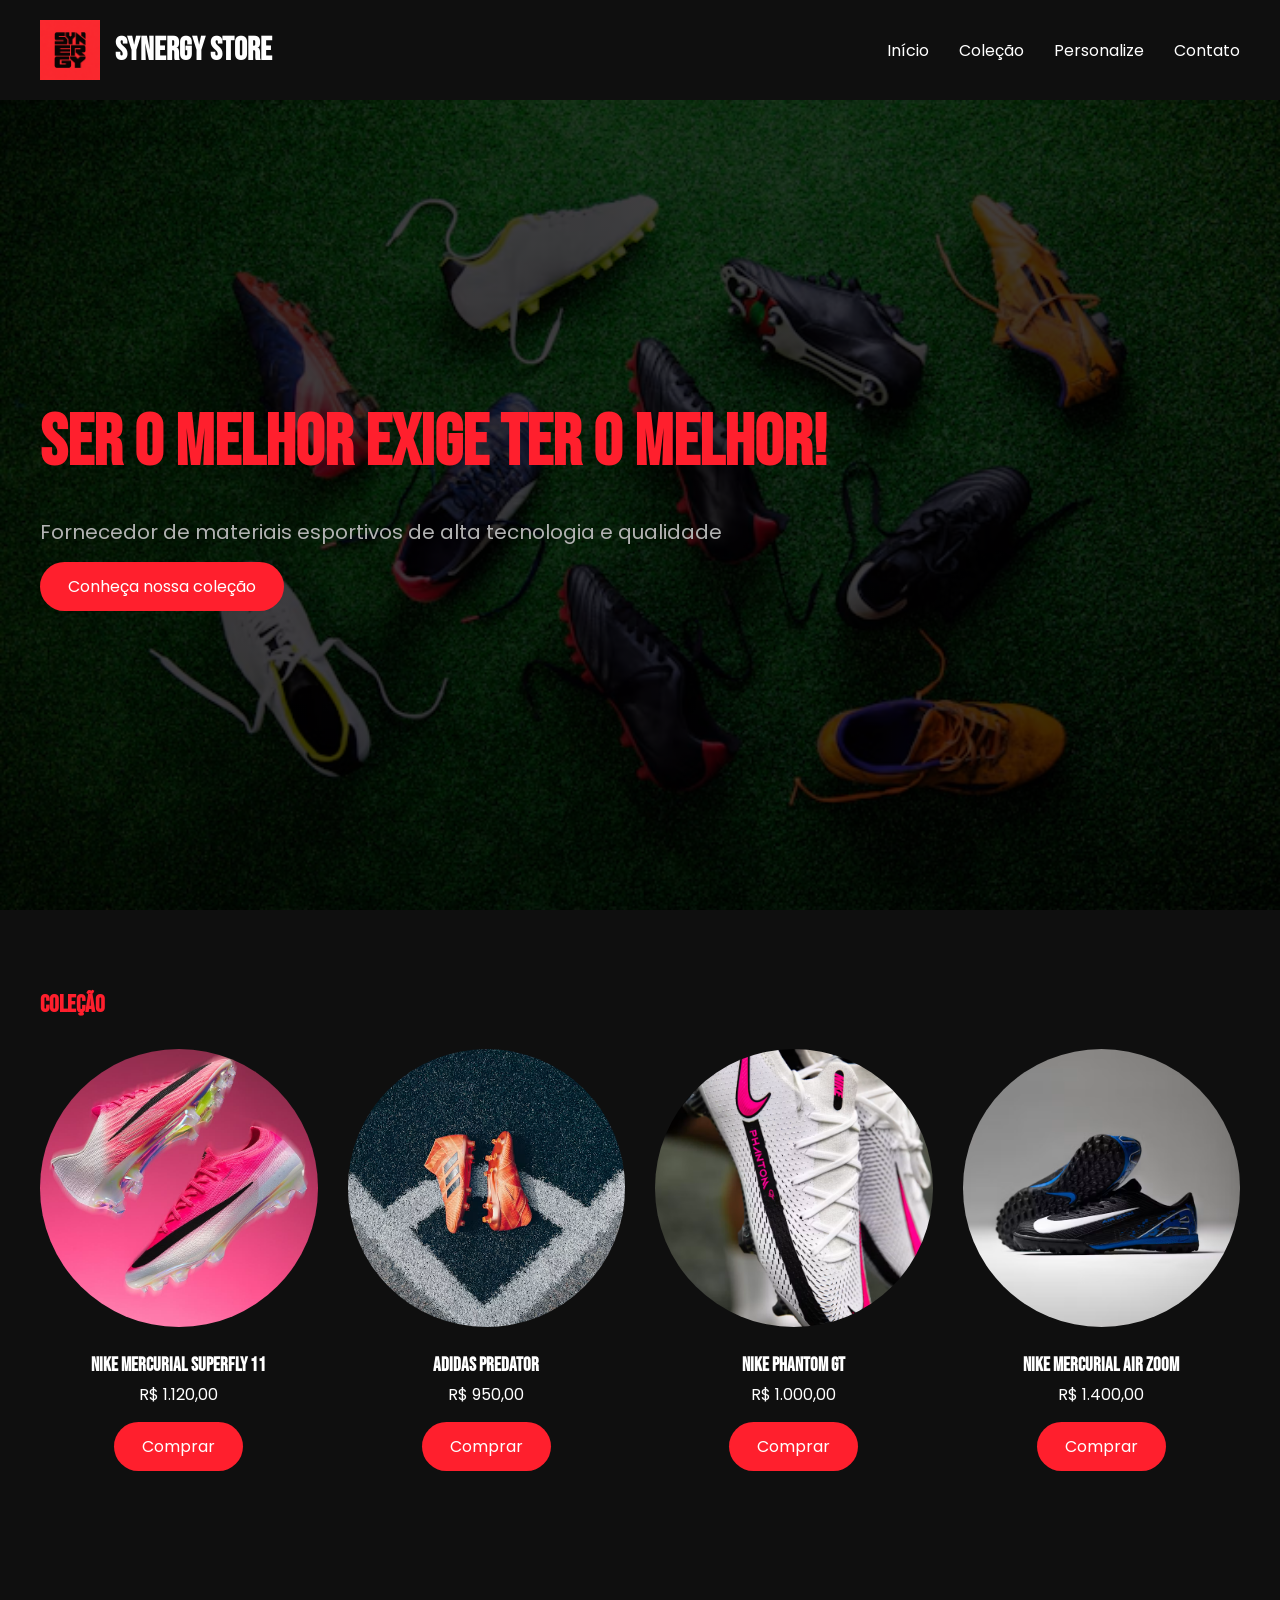
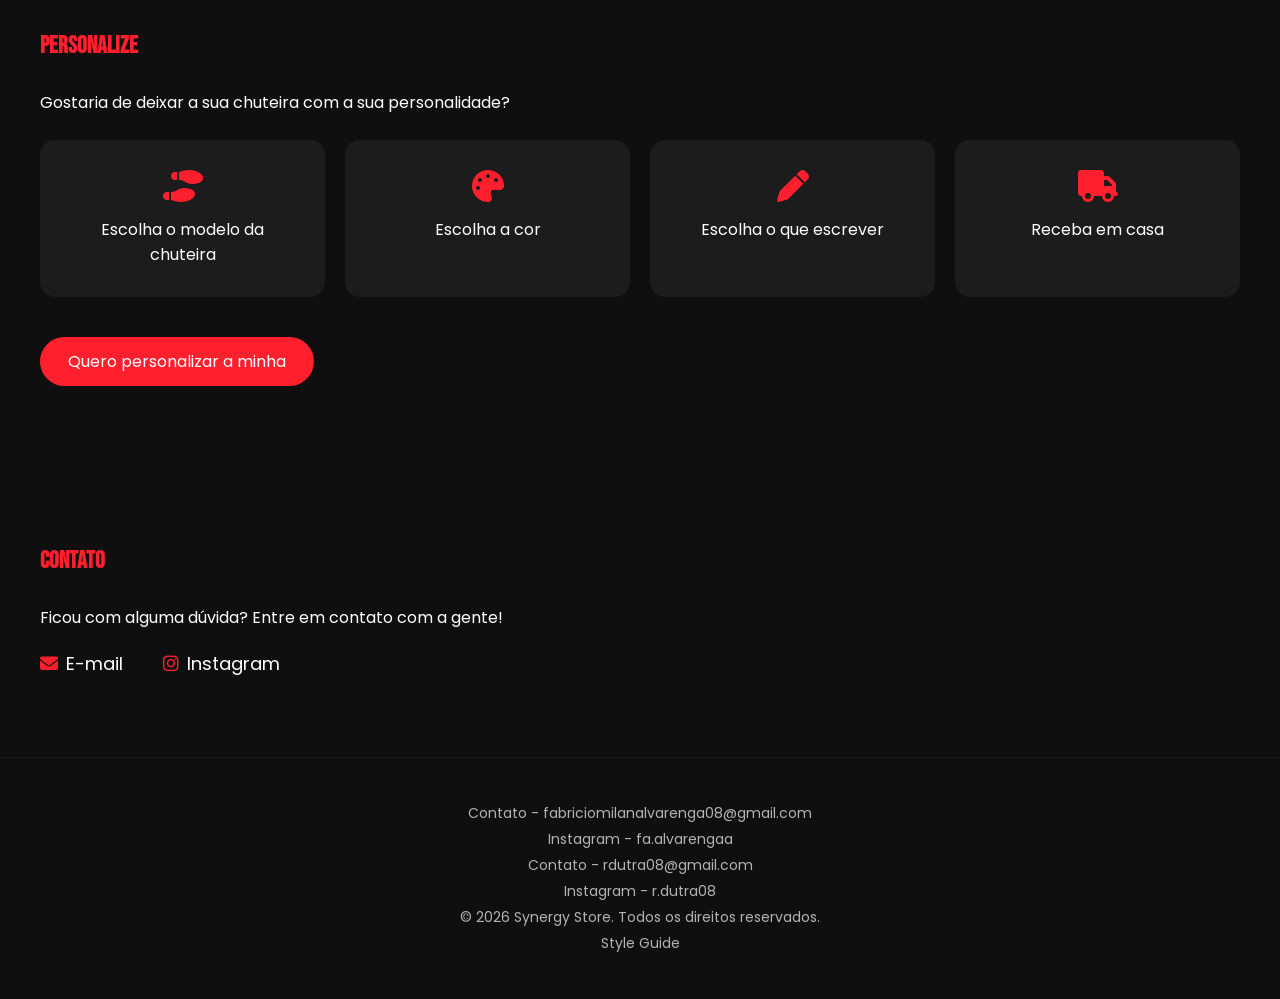
<file: index.html>
<!DOCTYPE html>
<html lang="pt-br">
<head>
    <meta charset="UTF-8">
    <meta name="viewport" content="width=device-width, initial-scale=1.0">
    <link rel="stylesheet" href="css/style.css">
    <link rel="stylesheet" href="https://cdnjs.cloudflare.com/ajax/libs/font-awesome/6.5.1/css/all.min.css">
    <link rel="stylesheet" href="https://fonts.googleapis.com/css2?family=Bebas+Neue&family=Poppins:wght@400;600&display=swap">
    <title>Synergy Store - Chuteiras</title>
</head>
<body>
    
    <header>
        <img src="./imagens/logo2.png" alt="Logo Synergy">
        <h1>SYNERGY STORE</h1>
        <nav>
            <ul>
                <li>
                    <a href="#inicio">Início</a>
                </li>
                <li>
                    <a href="#colecao">Coleção</a>
                </li>
                <li>
                    <a href="#personalize">Personalize</a>
                </li>
                <li>
                    <a href="#contato">Contato</a>
                </li>
            </ul>
        </nav>
    </header>

    <main>

        <section id="inicio" class="hero">
            <h2>Ser o melhor exige ter o melhor!</h2>
            <p>Fornecedor de materiais esportivos de alta tecnologia e qualidade</p>
            <a href="#colecao" class="botao">Conheça nossa coleção</a>
        </section>

        <section id="colecao">
            <h2>Coleção</h2>
            <div class="produtos">
                <article>
                    <img src="./imagens/chuteira10.png" alt="Chuteira Rosa">
                    <h3>Nike Mercurial Superfly 11</h3>
                    <p>R$ 1.120,00</p>
                    <a href="https://www.nike.com.br/chuteira-campo-nike-zoom-mercurial-superfly-11-elite-098543.html" target="_blank" class="botao">Comprar</a>
                </article>

                <article>
                    <img src="./imagens/chuteira3.png" alt="Chuteira Predator">
                    <h3>Adidas Predator</h3>
                    <p>R$ 950,00</p>
                    <a href="https://www.adidas.com.br/chuteira-de-campo-predator-elite-fold-over-tongue/IH9852.html" target="_blank" class="botao">Comprar</a>
                </article>

                <article>
                    <img src="./imagens/chuteira6.png" alt="Phantom GX">
                    <h3>Nike Phantom GT</h3>
                    <p>R$ 1.000,00</p>
                    <a href="https://www.nike.com.br/chuteira-campo-nike-phantom-6-elite-low-098529.html" target="_blank" class="botao">Comprar</a>
                </article>

                <article>
                    <img src="./imagens/chuteira5.png" alt="Nike AirZoom">
                    <h3>Nike Mercurial Air Zoom</h3>
                    <p>R$ 1.400,00</p>
                    <a href="https://www.nike.com.br/chuteira-campo-nike-mercurial-zoom-vapor-16-pro-029499.html" target="_blank" class="botao">Comprar</a>
                </article>
            </div>
        </section>

        <section id="personalize">
            <h2>Personalize</h2>
            <p>Gostaria de deixar a sua chuteira com a sua personalidade?</p>
            <ol class="passos">
                <li>
                    <i class="fa-solid fa-shoe-prints"></i>
                    Escolha o modelo da chuteira
                </li>
                <li>
                    <i class="fa-solid fa-palette"></i>
                    Escolha a cor
                </li>
                <li>
                    <i class="fa-solid fa-pen"></i>
                    Escolha o que escrever
                </li>
                <li>
                    <i class="fa-solid fa-truck"></i>
                    Receba em casa
                </li>
            </ol>
            <a href="#contato" class="botao">Quero personalizar a minha</a>
        </section>

        <section id="contato">
            <h2>Contato</h2>
            <p>Ficou com alguma dúvida? Entre em contato com a gente!</p>
            <ul class="contatos">
                <li>
                    <a href="mailto:fabriciomalvarenga@gmail.com"><i class="fa-solid fa-envelope"></i>E-mail</a>
                </li>
            
                <li>
                    <a href="https://www.instagram.com/fa.alvarengaa/" target="_blank"><i class="fa-brands fa-instagram"></i>Instagram</a>
                </li>
            </ul>
        </section>

    </main>

    <footer>
        <p>Contato - fabriciomilanalvarenga08@gmail.com</p>
        <p>Instagram - fa.alvarengaa</p>
        <p>Contato - rdutra08@gmail.com</p>
        <p>Instagram - r.dutra08</p>
        <p>&copy; 2026 Synergy Store. Todos os direitos reservados.</p>
        <p><a href="styleguide.html">Style Guide</a></p>
    </footer>

</body>
</html>
</file>
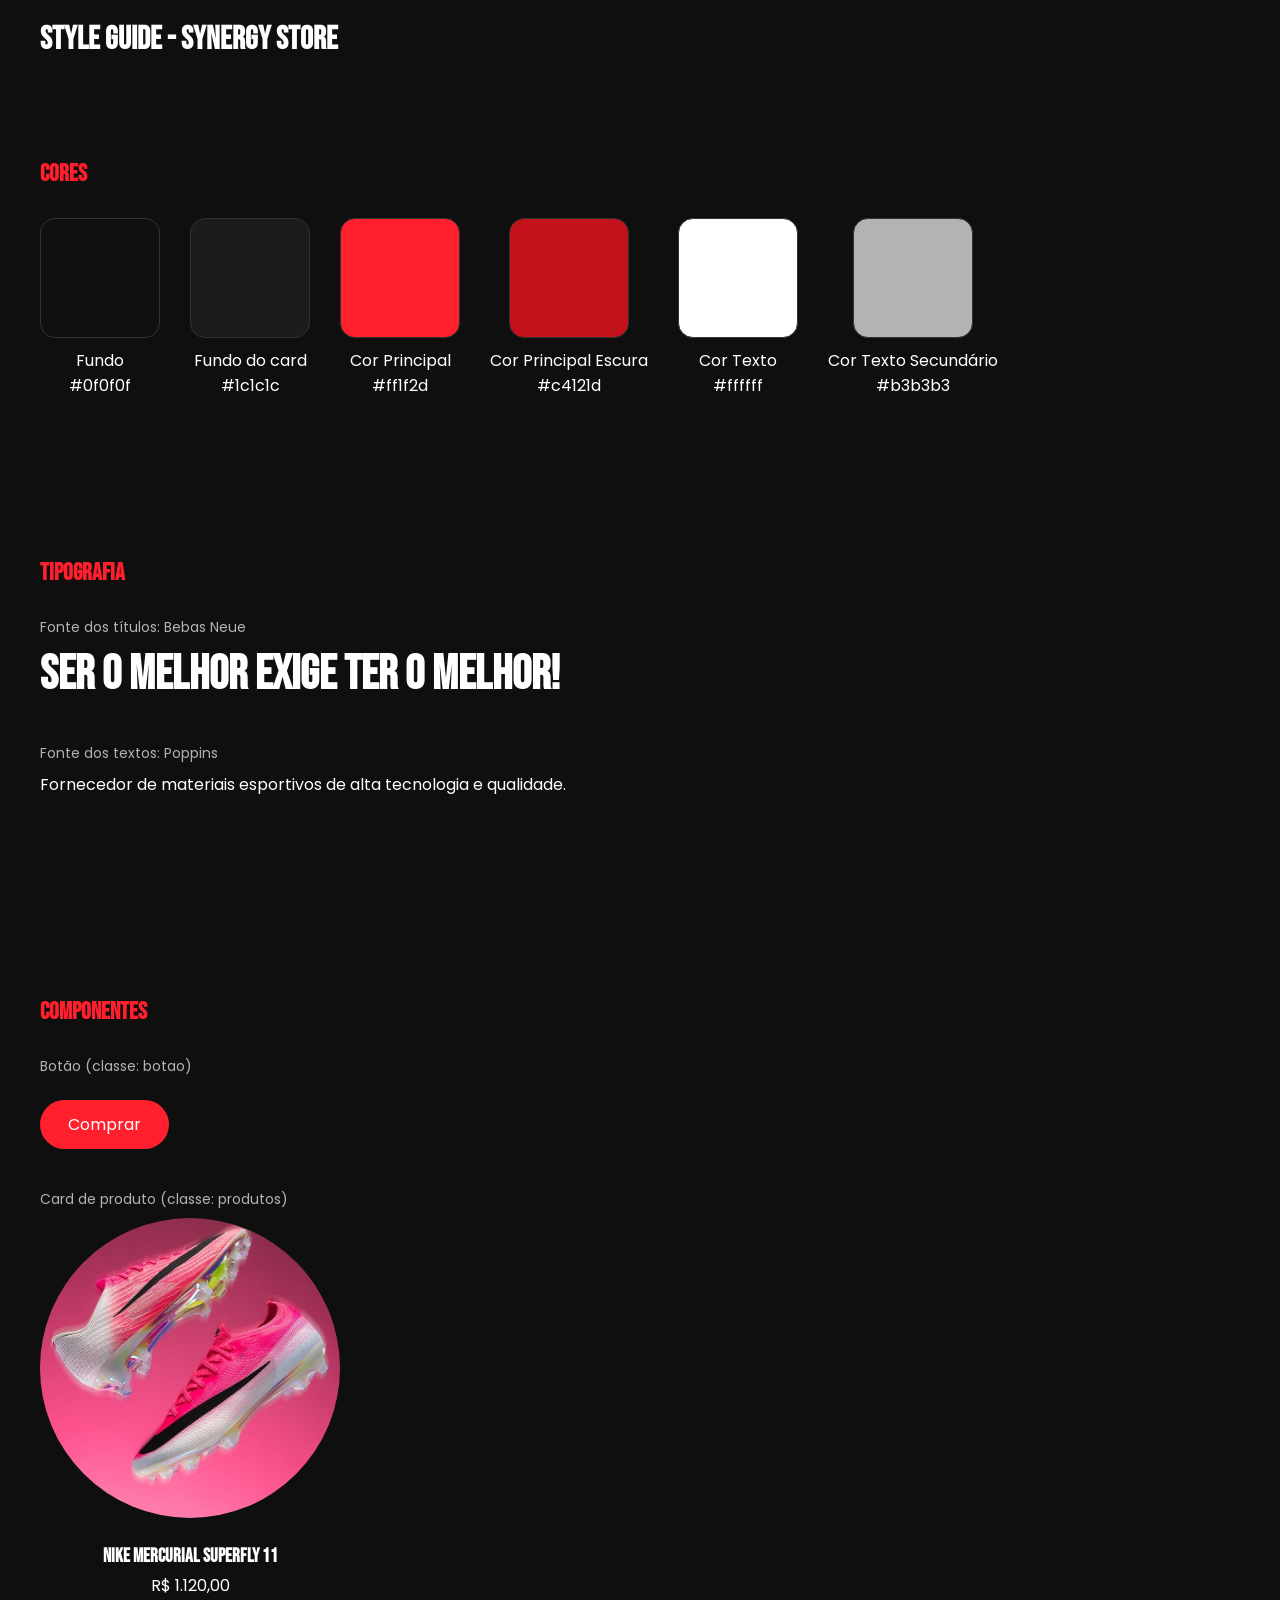
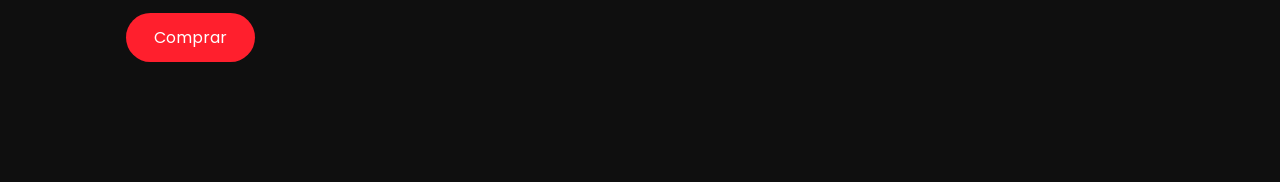
<file: styleguide.html>
<!DOCTYPE html>
<html lang="pt-br">
<head>
    <meta charset="UTF-8">
    <meta name="viewport" content="width=device-width, initial-scale=1.0">
    <link rel="stylesheet" href="css/style.css">
    <link rel="stylesheet" href="https://cdnjs.cloudflare.com/ajax/libs/font-awesome/6.5.1/css/all.min.css">
    <link rel="stylesheet" href="https://fonts.googleapis.com/css2?family=Bebas+Neue&family=Poppins:wght@400;600&display=swap">
    <title>Style Guide - Synergy Store</title>
</head>
<body>
    <header>
        <h1>Style Guide - Synergy Store</h1>
    </header>

    <main>

        <section>
            <h2>Cores</h2>
            <div class="paleta">
                <div class="amostra">
                    <div class="cor cor-fundo"></div>
                    <p>Fundo</p>
                    <p>#0f0f0f</p>
                </div>
                <div class="amostra">
                    <div class="cor cor-fundo-card"></div>
                    <p>Fundo do card</p>
                    <p>#1c1c1c</p>
                </div>
                <div class="amostra">
                    <div class="cor cor-principal"></div>
                    <p>Cor Principal</p>
                    <p>#ff1f2d</p>
                </div>
                <div class="amostra">
                    <div class="cor cor-principal-escura"></div>
                    <p>Cor Principal Escura</p>
                    <p>#c4121d</p>
                </div>
                <div class="amostra">
                    <div class="cor cor-texto"></div>
                    <p>Cor Texto</p>
                    <p>#ffffff</p>
                </div>
                <div class="amostra">
                    <div class="cor cor-texto-secundario"></div>
                    <p>Cor Texto Secundário</p>
                    <p>#b3b3b3</p>
                </div>
            </div>
        </section>

        <section>
            <h2>Tipografia</h2>
            <div class="fonte">
                <p class="legenda">Fonte dos títulos: Bebas Neue</p>
                <h3 class="exemplo-titulo">Ser o melhor exige ter o melhor!</h3>
            </div>

            <div class="fonte">
                <p class="legenda">Fonte dos textos: Poppins</p>
                <p>Fornecedor de materiais esportivos de alta tecnologia e qualidade.</p>
            </div>
        </section>

        <section>
            <h2>Componentes</h2>
            <div class="fonte">
                <p class="legenda">Botão (classe: botao)</p>
                <a href="#" class="botao">Comprar</a>
            </div>
            <div class="fonte">
                <p class="legenda">Card de produto (classe: produtos)</p>
                <div class="produtos exemplo-card">
                    <article>
                        <img src="./imagens/chuteira10.png" alt="Chuteira Rosa">
                        <h3>Nike Mercurial Superfly 11</h3>
                        <p>R$ 1.120,00</p>
                        <a href="#" class="botao">Comprar</a>
                    </article>
                </div>
            </div>
        </section>

    </main>
</body>
</html>
</file>
<file: css/style.css>
* {
    margin: 0;
    padding: 0;
    box-sizing: border-box;
}

:root {
    --cor-fundo: #0f0f0f;
    --cor-fundo-card: #1c1c1c;
    --cor-principal: #ff1f2d;
    --cor-principal-escura: #c4121d;
    --cor-texto: #ffffff;
    --cor-texto-secundario: #b3b3b3;
    --fonte-titulo: 'Bebas Neue', sans-serif;
    --fonte-texto: 'Poppins', sans-serif;
}

body {
    background-color: var(--cor-fundo);
    color: var(--cor-texto);
    font-family: var(--fonte-texto);
}

h2 {
    color: var(--cor-principal);
    margin-bottom: 30px;
}

h1, h2, h3 {
    font-family: var(--fonte-titulo);
}

header img {
    width: 60px;
}

header {
    display: flex;
    align-items: center;
    padding: 20px 40px;
    gap: 15px;
}

nav ul {
    display: flex;
    list-style: none;
    gap: 30px;
}

nav a {
    color: var(--cor-texto);
    text-decoration: none;
    transition: color 0.3s;
}

nav a:hover {
    color: var(--cor-principal);
}

nav {
    margin-left: auto;
}

section {
    padding: 80px 40px;
}

.produtos {
    display: flex;
    gap: 30px;
}

.produtos img {
    width: 100%;
    aspect-ratio: 1 / 1;
    object-fit: cover;
    border-radius: 50%;
}

.produtos article {
    flex: 1;
    text-align: center;
}

.produtos h3 {
    margin: 20px 0 5px;
}

.botao {
    background-color: var(--cor-principal);
    color: var(--cor-texto);
    text-decoration: none;
    padding: 12px 28px;
    border-radius: 30px;
    display: inline-block;
    margin-top: 15px;
    transition: background-color 0.3s;
}

.botao:hover {
    background-color: var(--cor-principal-escura);
}

.hero {
    min-height: 90vh;
    display: flex;
    flex-direction: column;
    justify-content: center;
    align-items: flex-start;
    background-image: linear-gradient(rgba(0, 0, 0, 0.75), rgba(0, 0, 0, 0.75)), url(../imagens/chuteira1.png);
    background-size: cover;
    background-position: center;
}

.hero h2 {
    font-size: 72px;
}

.hero p {
    font-size: 20px;
    color: var(--cor-texto-secundario);
}

.passos {
    display: flex;
    gap: 20px;
    list-style: none;
    margin: 25px 0;
}

.passos li {
    flex: 1;
    background-color: var(--cor-fundo-card);
    padding: 30px;
    border-radius: 15px;
    text-align: center;
}

.passos i {
    font-size: 32px;
    color: var(--cor-principal);
    display: block;
    margin-bottom: 15px;
}

.contatos {
    display: flex;
    gap: 40px;
    list-style: none;
    margin-top: 20px;
}

.contatos a {
    color: var(--cor-texto);
    text-decoration: none;
    font-size: 18px;
    transition: color 0.3s;
}

.contatos i {
    color: var(--cor-principal);
    margin-right: 8px;
}

.contatos a:hover {
    color: var(--cor-principal);
}

footer {
    padding: 40px;
    text-align: center;
    color: var(--cor-texto-secundario);
    font-size: 14px;
    border-top: 1px solid var(--cor-fundo-card);
}

footer p {
    margin: 5px 0;
}

.paleta {
    display: flex;
    gap: 30px;
    flex-wrap: wrap;
}

.amostra {
    text-align: center;
}

.cor {
    width: 120px;
    height: 120px;
    border-radius: 15px;
    border: 1px solid #333;
    margin: 0 auto 10px;
}

.cor-fundo {
    background-color: var(--cor-fundo);
}

.cor-fundo-card {
    background-color: var(--cor-fundo-card);
}

.cor-principal {
    background-color: var(--cor-principal);
}

.cor-principal-escura {
    background-color: var(--cor-principal-escura);
}

.cor-texto {
    background-color: var(--cor-texto);
}

.cor-texto-secundario {
    background-color: var(--cor-texto-secundario);
}

.fonte {
    margin-bottom: 40px;
}

.legenda {
    color: var(--cor-texto-secundario);
    font-size: 14px;
    margin-bottom: 8px;
}

.exemplo-titulo {
    font-size: 48px;
}

.exemplo-card {
    max-width: 300px;
}

footer a {
    color: var(--cor-texto-secundario);
    text-decoration: none;
}

footer a:hover {
    color: var(--cor-principal);
}
</file>
